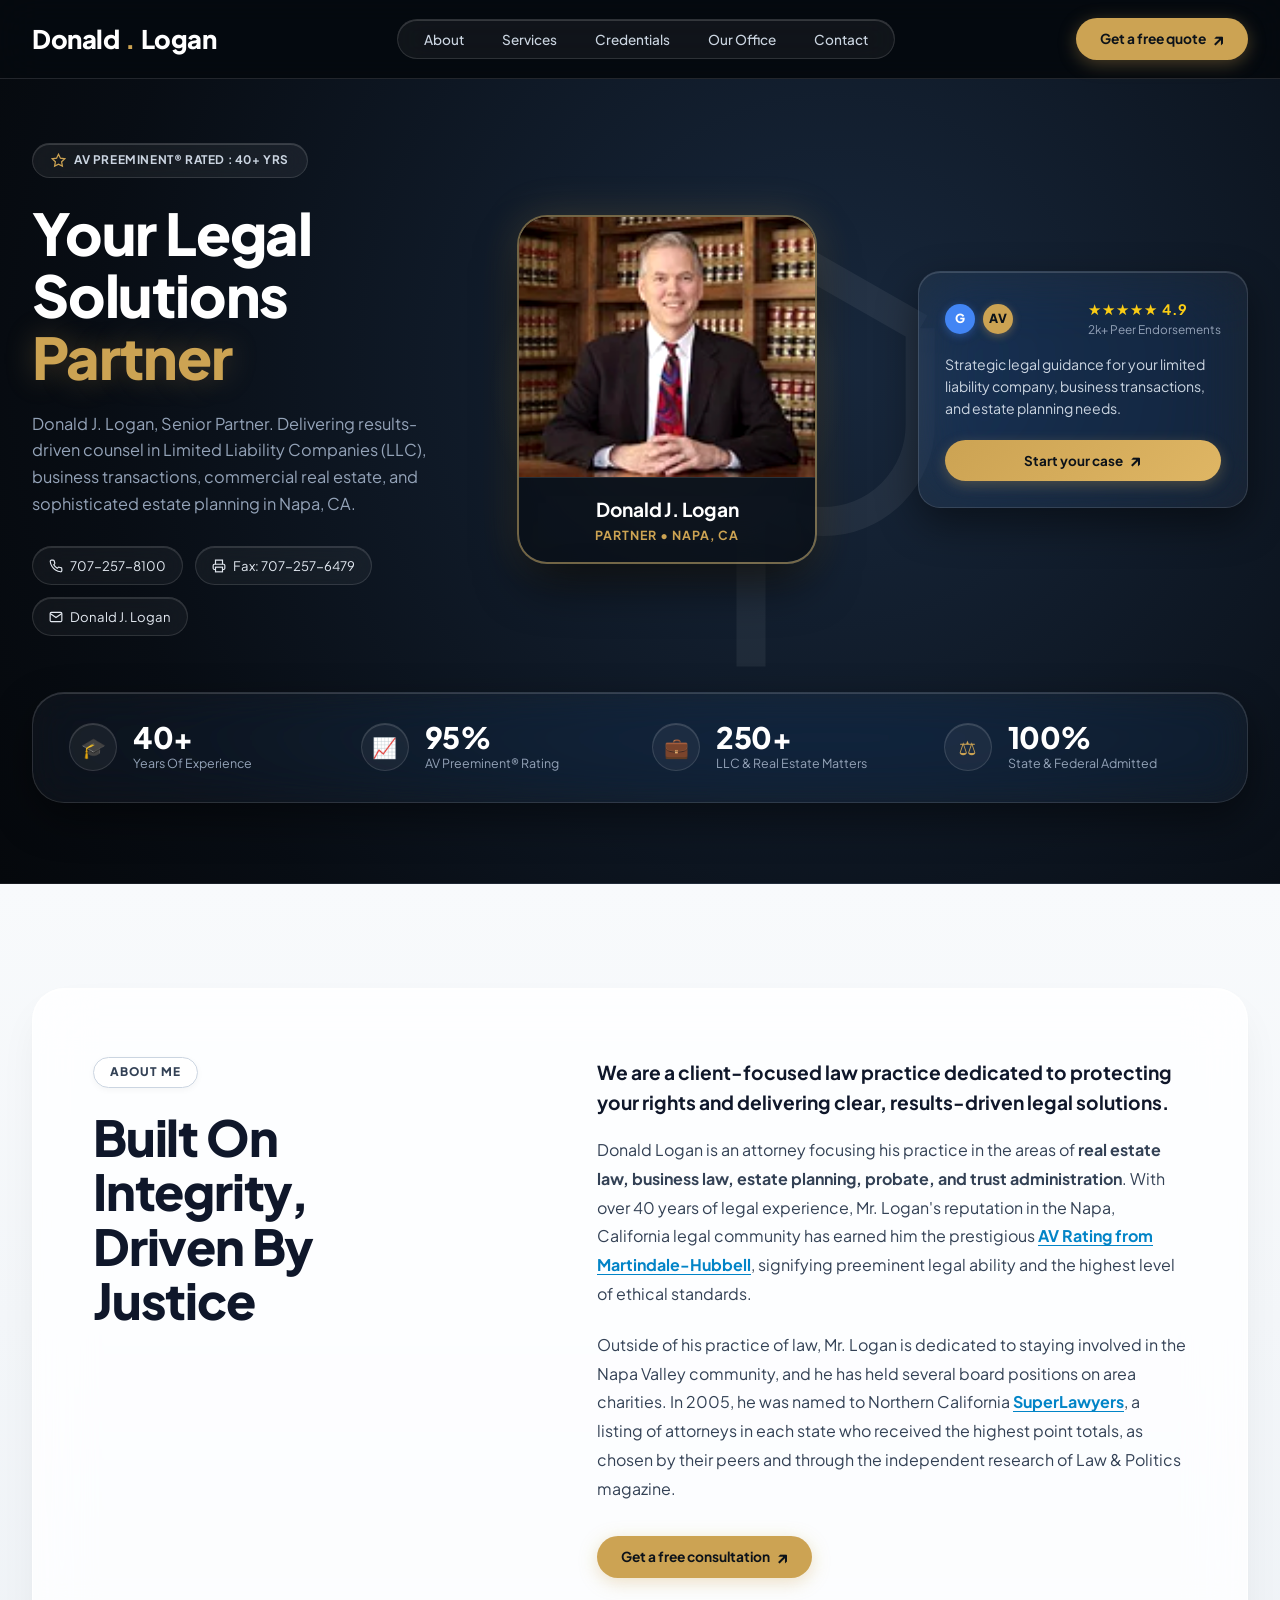
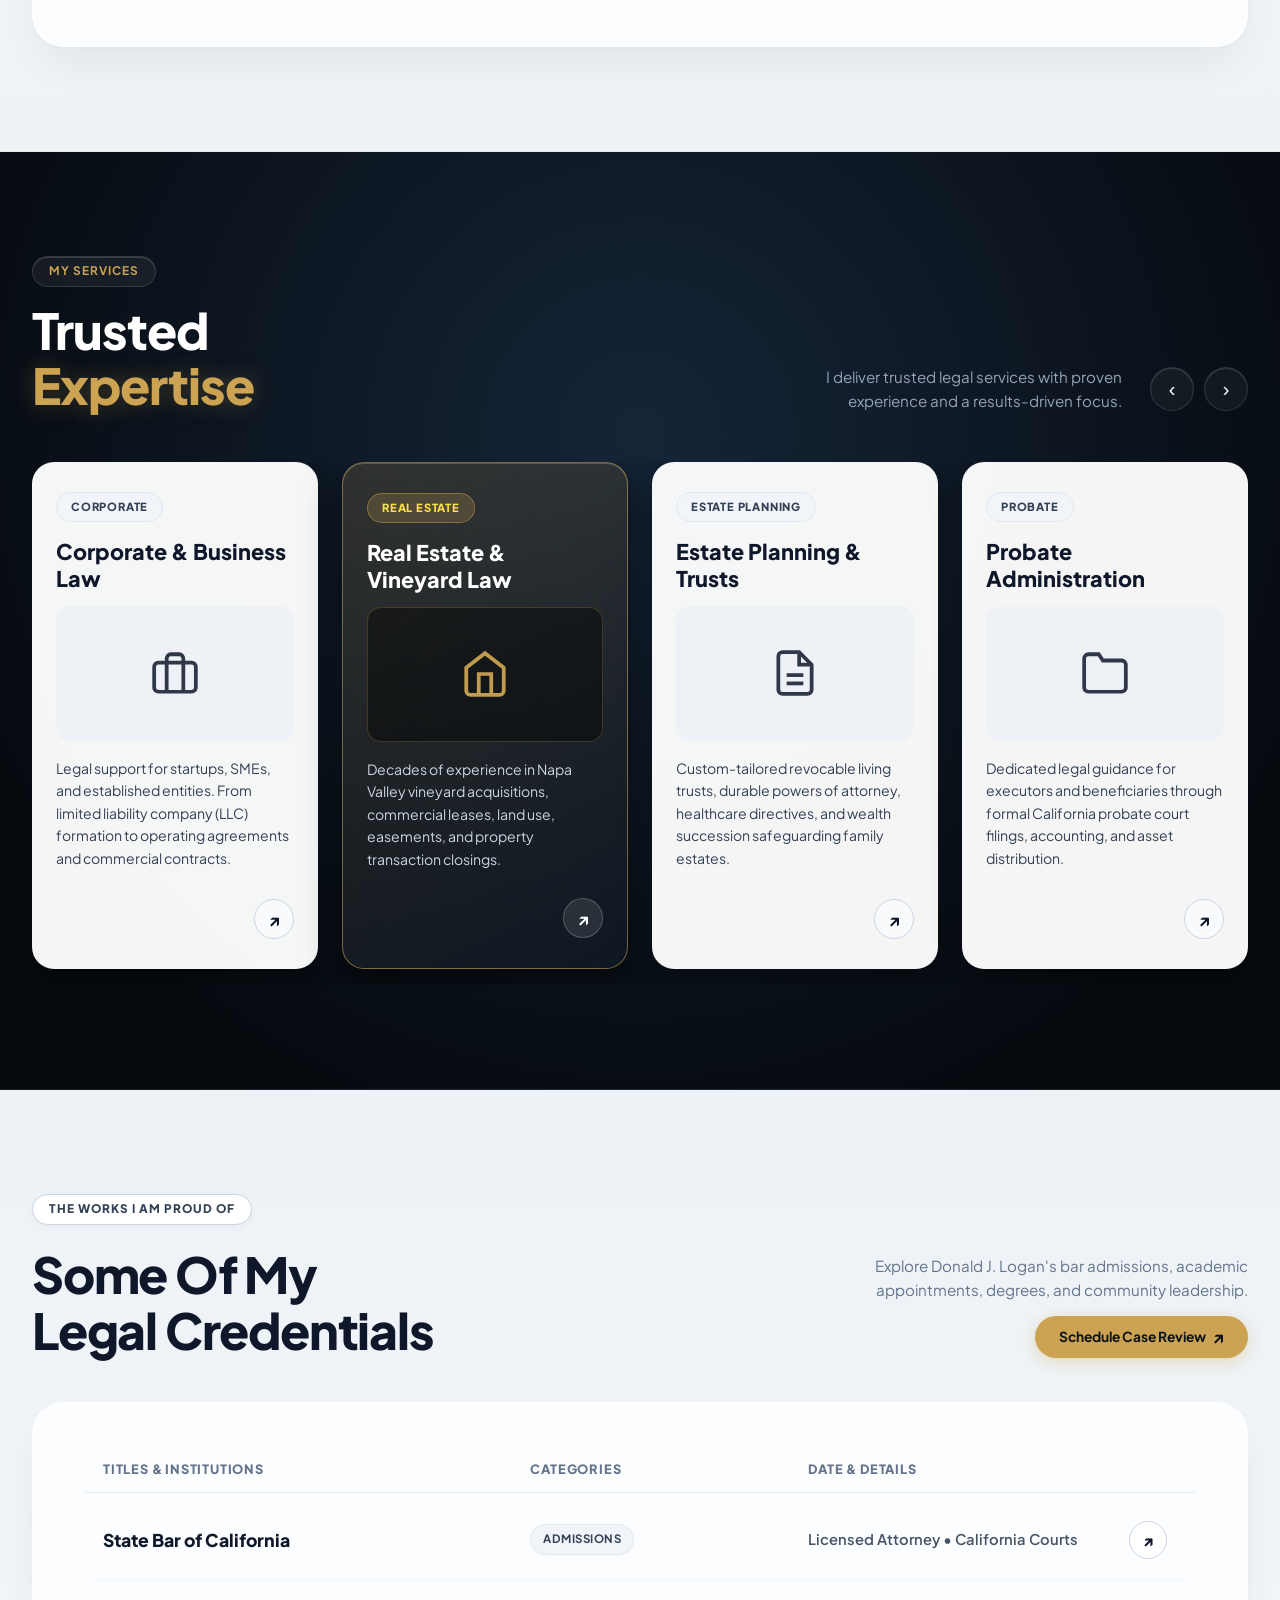
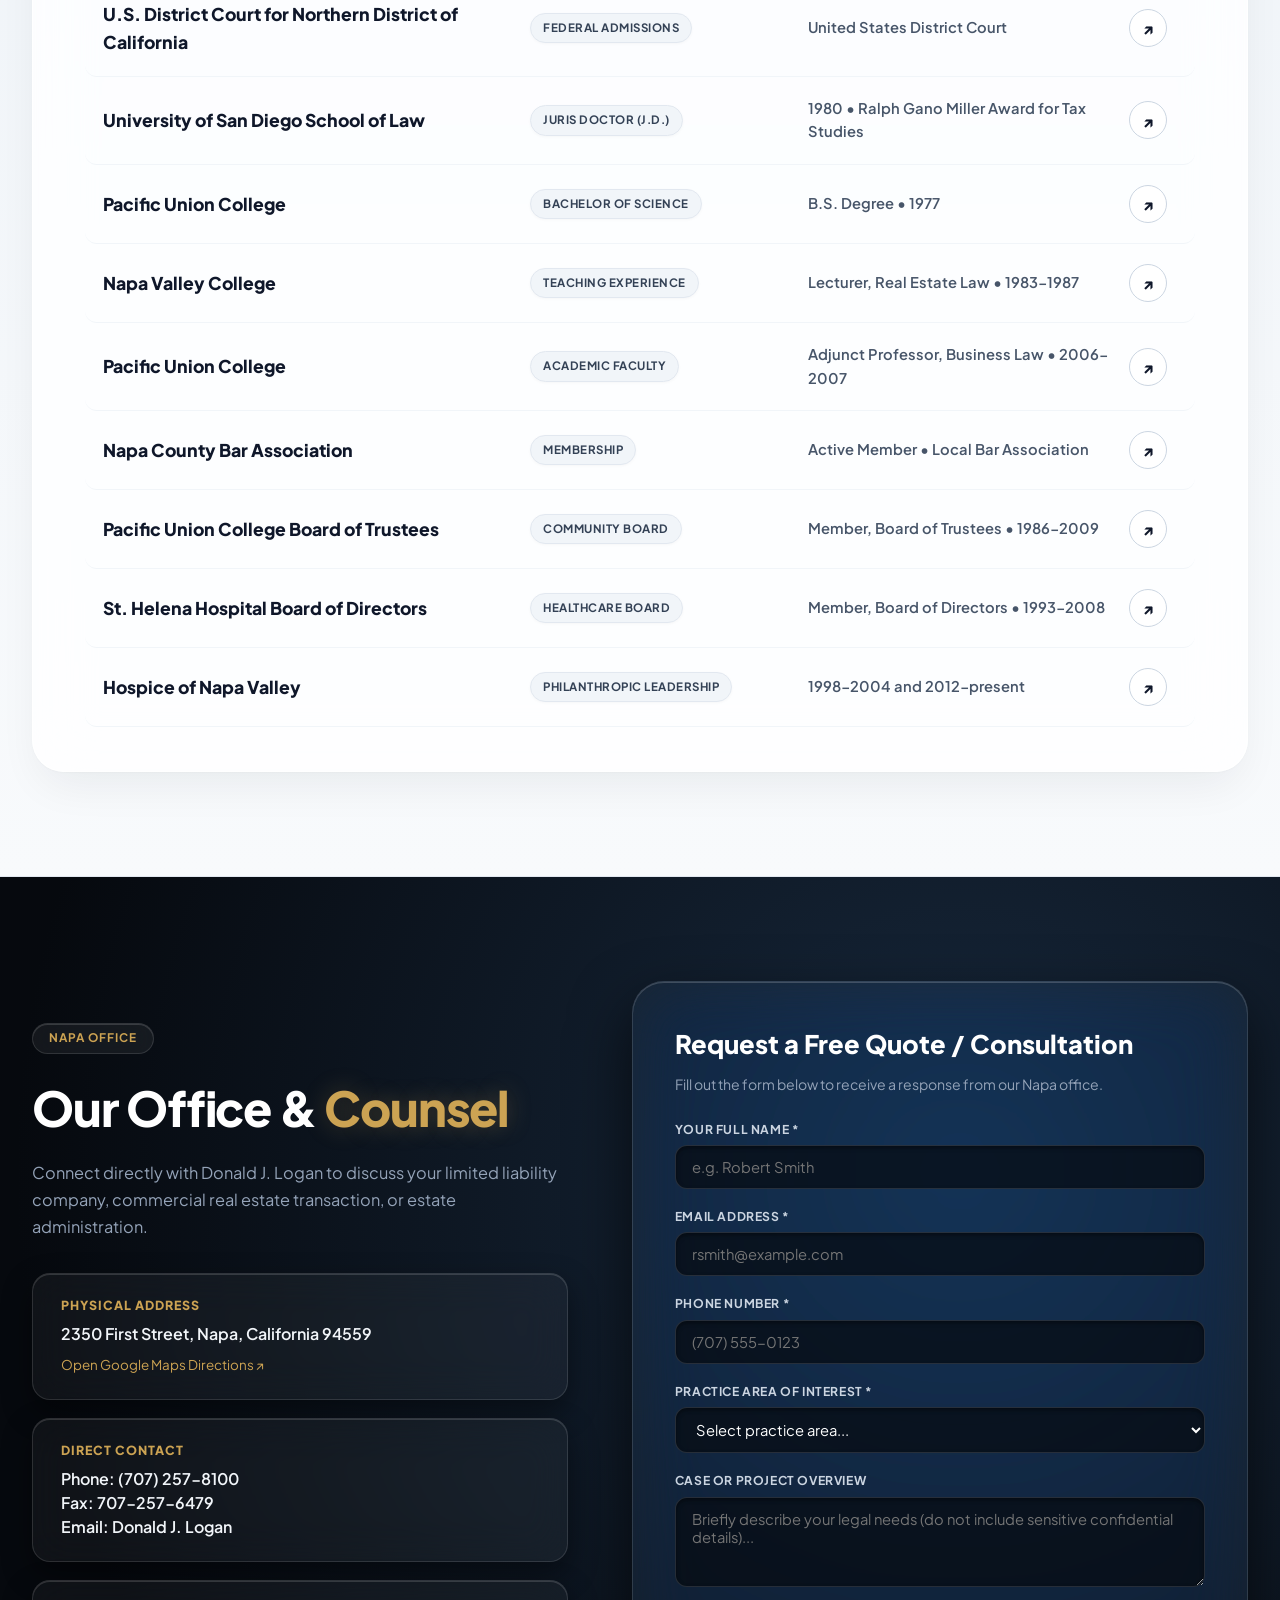
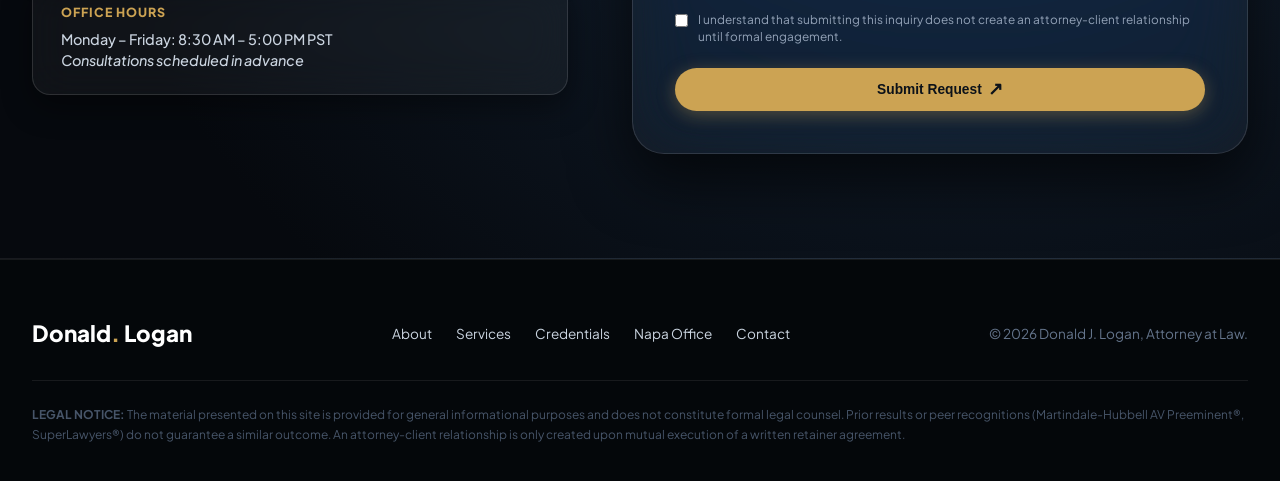
<file: preview.html>
﻿<!DOCTYPE html>
<html lang="en">
<head>
  <meta charset="UTF-8">
  <meta name="viewport" content="width=device-width, initial-scale=1.0">
  <title>Donald J. Logan | Limited Liability & Business Law Practice | Napa, CA</title>
  <meta name="description" content="Donald J. Logan, Partner. AV Preeminent rated attorney in Napa, CA specializing in Limited Liability Companies (LLC), Business Law, Real Estate, Estate Planning, and Probate. Over 40 years of legal experience.">
  <link rel="preconnect" href="https://fonts.googleapis.com">
  <link rel="preconnect" href="https://fonts.gstatic.com" crossorigin>
  <link href="https://fonts.googleapis.com/css2?family=Plus+Jakarta+Sans:wght@300;400;500;600;700;800&display=swap" rel="stylesheet">
  <style>
    :root {
      /* Dark Theme Tokens */
      --bg-dark-base: #060a0f;
      --bg-dark-surface: #0a1118;
      --glass-dark: rgba(255, 255, 255, 0.045);
      --glass-dark-hover: rgba(255, 255, 255, 0.08);
      --border-dark-glass: rgba(255, 255, 255, 0.12);
      --border-dark-subtle: rgba(255, 255, 255, 0.07);
      
      /* Light Theme Tokens (Contrasting Sections) */
      --bg-light-base: #f8fafc;
      --bg-light-surface: #ffffff;
      --glass-light: rgba(255, 255, 255, 0.82);
      --glass-light-hover: rgba(255, 255, 255, 0.95);
      --border-light-glass: rgba(255, 255, 255, 0.9);
      --border-light-subtle: #e2e8f0;
      --shadow-light-glass: 0 20px 45px -10px rgba(15, 23, 42, 0.07), 0 1px 3px rgba(0, 0, 0, 0.03);
      
      /* Shared Accents & Highlights */
      --accent: #cca353;
      --accent-hover: #b88d3e;
      --accent-glow: rgba(204, 163, 83, 0.3);
      --accent-light-tint: rgba(204, 163, 83, 0.12);
      
      /* Typography */
      --text-white: #ffffff;
      --text-slate-light: #cbd5e1;
      --text-slate-muted: #94a3b8;
      
      --text-dark-headings: #0f172a;
      --text-dark-body: #334155;
      --text-dark-muted: #64748b;
      
      /* Metrics */
      --radius-pill: 9999px;
      --radius-container: 32px;
      --radius-card: 22px;
      --font-main: 'Plus Jakarta Sans', system-ui, -apple-system, sans-serif;
    }

    * {
      box-sizing: border-box;
      margin: 0;
      padding: 0;
    }

    html {
      scroll-behavior: smooth;
    }

    body {
      font-family: var(--font-main);
      background-color: var(--bg-dark-base);
      color: var(--text-white);
      line-height: 1.6;
      -webkit-font-smoothing: antialiased;
      overflow-x: hidden;
    }

    /* Full-Width Section Rules */
    .section-full {
      width: 100%;
      position: relative;
      z-index: 1;
    }

    .container-boxed {
      max-width: 1320px;
      margin: 0 auto;
      padding: 0 32px;
    }

    /* Ambient Glow for Dark Sections */
    .ambient-glow {
      position: absolute;
      border-radius: 50%;
      filter: blur(120px);
      pointer-events: none;
      z-index: 0;
      opacity: 0.35;
    }

    /* STICKY FROSTED GLASS NAVBAR */
    .navbar-wrapper {
      position: sticky;
      top: 0;
      width: 100%;
      z-index: 100;
      background: rgba(6, 10, 15, 0.78);
      backdrop-filter: blur(20px) saturate(180%);
      -webkit-backdrop-filter: blur(20px) saturate(180%);
      border-bottom: 1px solid var(--border-dark-glass);
      transition: all 0.3s ease;
    }

    .navbar-inner {
      display: flex;
      justify-content: space-between;
      align-items: center;
      padding: 18px 0;
    }

    .brand-logo {
      font-size: 1.6rem;
      font-weight: 800;
      color: var(--text-white);
      text-decoration: none;
      letter-spacing: -0.5px;
      display: flex;
      align-items: center;
      gap: 6px;
    }

    .brand-logo span {
      color: var(--accent);
    }

    .nav-pill-menu {
      display: flex;
      align-items: center;
      gap: 6px;
      background: rgba(255, 255, 255, 0.05);
      backdrop-filter: blur(16px);
      -webkit-backdrop-filter: blur(16px);
      padding: 6px 10px;
      border-radius: var(--radius-pill);
      border: 1px solid var(--border-dark-glass);
      box-shadow: inset 0 1px 0 rgba(255, 255, 255, 0.15);
      list-style: none;
    }

    .nav-pill-menu a {
      color: var(--text-slate-light);
      text-decoration: none;
      font-size: 0.85rem;
      font-weight: 500;
      padding: 7px 16px;
      border-radius: var(--radius-pill);
      transition: all 0.2s ease;
    }

    .nav-pill-menu a:hover {
      color: var(--text-white);
      background: rgba(255, 255, 255, 0.1);
    }

    .btn-gold-pill {
      background-color: var(--accent);
      color: #0c1219;
      font-weight: 700;
      font-size: 0.86rem;
      text-decoration: none;
      padding: 10px 24px;
      border-radius: var(--radius-pill);
      display: inline-flex;
      align-items: center;
      gap: 6px;
      transition: all 0.2s ease;
      box-shadow: 0 4px 18px rgba(204, 163, 83, 0.35);
      border: none;
      cursor: pointer;
    }

    .btn-gold-pill:hover {
      background-color: var(--accent-hover);
      color: #000;
      transform: translateY(-2px);
      box-shadow: 0 8px 25px rgba(204, 163, 83, 0.5);
    }

    .arrow-icon {
      font-size: 1.1rem;
      line-height: 1;
      font-weight: 700;
    }

    /* ========================================================
       SECTION 1: HERO (DARK CONTRAST SECTION)
       ======================================================== */
    .section-hero {
      background: radial-gradient(circle at 65% 35%, #18283d 0%, #080d14 75%, #05080c 100%);
      padding: 64px 0 80px;
      overflow: hidden;
      border-bottom: 1px solid var(--border-dark-subtle);
    }

    .hero-watermark {
      position: absolute;
      top: 10%;
      left: 36%;
      width: 580px;
      height: 580px;
      opacity: 0.06;
      pointer-events: none;
      z-index: 0;
    }

    .hero-grid {
      display: grid;
      grid-template-columns: 1.15fr 360px 1fr;
      align-items: center;
      gap: 36px;
      position: relative;
      z-index: 2;
      padding-bottom: 56px;
    }

    .hero-badge-pill {
      display: inline-flex;
      align-items: center;
      gap: 8px;
      background: rgba(255, 255, 255, 0.06);
      backdrop-filter: blur(16px);
      -webkit-backdrop-filter: blur(16px);
      border: 1px solid var(--border-dark-glass);
      box-shadow: inset 0 1px 0 rgba(255, 255, 255, 0.15);
      border-radius: var(--radius-pill);
      padding: 7px 18px;
      font-size: 0.74rem;
      font-weight: 700;
      text-transform: uppercase;
      letter-spacing: 0.6px;
      color: var(--text-slate-light);
      margin-bottom: 24px;
    }

    .hero-badge-pill svg {
      color: var(--accent);
    }

    .hero-headline {
      font-size: 3.6rem;
      font-weight: 800;
      line-height: 1.08;
      letter-spacing: -1.2px;
      color: var(--text-white);
      margin-bottom: 22px;
    }

    .hero-headline .text-gold {
      color: var(--accent);
      text-shadow: 0 0 30px rgba(204, 163, 83, 0.3);
    }

    .hero-subtext {
      color: var(--text-slate-muted);
      font-size: 1.02rem;
      line-height: 1.65;
      margin-bottom: 28px;
      max-width: 440px;
    }

    .hero-contact-chips {
      display: flex;
      flex-wrap: wrap;
      gap: 12px;
    }

    .contact-chip {
      display: inline-flex;
      align-items: center;
      gap: 7px;
      background: var(--glass-dark);
      backdrop-filter: blur(16px);
      -webkit-backdrop-filter: blur(16px);
      border: 1px solid var(--border-dark-glass);
      box-shadow: inset 0 1px 0 rgba(255, 255, 255, 0.12);
      border-radius: var(--radius-pill);
      padding: 8px 16px;
      font-size: 0.82rem;
      color: #e2e8f0;
      text-decoration: none;
      transition: all 0.2s;
    }

    .contact-chip:hover {
      border-color: var(--accent);
      color: var(--accent);
      background: rgba(204, 163, 83, 0.12);
      transform: translateY(-1px);
    }

    /* Portrait Glass Card */
    .hero-center {
      display: flex;
      flex-direction: column;
      align-items: center;
      position: relative;
    }

    .portrait-halo {
      position: absolute;
      width: 360px;
      height: 360px;
      background: radial-gradient(circle, rgba(204, 163, 83, 0.28) 0%, rgba(20, 35, 55, 0) 70%);
      top: 50%;
      left: 50%;
      transform: translate(-50%, -50%);
      z-index: 0;
      border-radius: 50%;
      pointer-events: none;
    }

    .portrait-card {
      position: relative;
      z-index: 2;
      width: 300px;
      background: rgba(255, 255, 255, 0.05);
      backdrop-filter: blur(32px) saturate(190%);
      -webkit-backdrop-filter: blur(32px) saturate(190%);
      border: 2px solid rgba(204, 163, 83, 0.5);
      border-radius: 30px;
      overflow: hidden;
      box-shadow: 0 25px 50px -10px rgba(0, 0, 0, 0.75), 0 0 40px rgba(204, 163, 83, 0.2), inset 0 1px 0 rgba(255,255,255,0.2);
      transition: transform 0.3s ease, box-shadow 0.3s ease;
    }

    .portrait-card:hover {
      transform: translateY(-5px);
      box-shadow: 0 30px 60px -10px rgba(0, 0, 0, 0.85), 0 0 50px rgba(204, 163, 83, 0.3);
    }

    .portrait-img-box {
      width: 100%;
      height: 260px;
      overflow: hidden;
      background: #000;
      display: flex;
      align-items: center;
      justify-content: center;
    }

    .portrait-img-box img {
      width: 100%;
      height: 100%;
      object-fit: cover;
      object-position: center top;
      filter: contrast(1.05) brightness(1.02);
    }

    .portrait-info {
      padding: 16px 20px;
      text-align: center;
      background: rgba(8, 14, 22, 0.88);
      backdrop-filter: blur(16px);
      -webkit-backdrop-filter: blur(16px);
      border-top: 1px solid var(--border-dark-glass);
    }

    .portrait-name {
      font-size: 1.2rem;
      font-weight: 700;
      color: var(--text-white);
      letter-spacing: -0.2px;
    }

    .portrait-role {
      font-size: 0.78rem;
      color: var(--accent);
      font-weight: 700;
      text-transform: uppercase;
      letter-spacing: 1px;
      margin-top: 2px;
    }

    /* Floating Glass Review Card */
    .hero-right {
      display: flex;
      justify-content: flex-end;
    }

    .glass-review-card {
      background: rgba(255, 255, 255, 0.05);
      backdrop-filter: blur(32px) saturate(190%);
      -webkit-backdrop-filter: blur(32px) saturate(190%);
      border: 1px solid var(--border-dark-glass);
      box-shadow: 0 16px 40px rgba(0, 0, 0, 0.45), inset 0 1px 0 rgba(255, 255, 255, 0.15);
      border-radius: var(--radius-card);
      padding: 26px;
      max-width: 330px;
      transition: transform 0.25s ease;
    }

    .glass-review-card:hover {
      transform: translateY(-3px);
      border-color: rgba(204, 163, 83, 0.4);
    }

    .review-header {
      display: flex;
      align-items: center;
      justify-content: space-between;
      margin-bottom: 14px;
    }

    .review-logos {
      display: flex;
      align-items: center;
      gap: 8px;
    }

    .review-logo-circle {
      width: 30px;
      height: 30px;
      border-radius: 50%;
      display: flex;
      align-items: center;
      justify-content: center;
      font-size: 0.78rem;
      font-weight: 800;
      color: #fff;
    }

    .logo-google {
      background: #4285f4;
      box-shadow: 0 2px 8px rgba(66, 133, 244, 0.4);
    }

    .logo-av {
      background: var(--accent);
      color: #0c1219;
      box-shadow: 0 2px 8px rgba(204, 163, 83, 0.4);
    }

    .stars {
      color: #facc15;
      font-size: 0.9rem;
      letter-spacing: 1px;
      font-weight: 700;
    }

    .review-count {
      font-size: 0.74rem;
      color: var(--text-slate-muted);
      display: block;
      text-align: right;
    }

    .review-body {
      font-size: 0.88rem;
      color: var(--text-slate-light);
      line-height: 1.55;
      margin-bottom: 20px;
    }

    .btn-start-case {
      width: 100%;
      background: linear-gradient(135deg, var(--accent), #dfb664);
      color: #0c1219;
      font-weight: 700;
      font-size: 0.84rem;
      text-decoration: none;
      padding: 10px 18px;
      border-radius: var(--radius-pill);
      display: inline-flex;
      align-items: center;
      justify-content: center;
      gap: 6px;
      transition: all 0.2s ease;
      box-shadow: 0 4px 14px rgba(204, 163, 83, 0.3);
    }

    .btn-start-case:hover {
      background: var(--accent-hover);
      color: #000;
      transform: translateY(-1px);
    }

    /* Hero Stats Glass Panel */
    .hero-stats-panel {
      background: rgba(255, 255, 255, 0.035);
      backdrop-filter: blur(20px) saturate(180%);
      -webkit-backdrop-filter: blur(20px) saturate(180%);
      border: 1px solid var(--border-dark-glass);
      box-shadow: inset 0 1px 0 rgba(255, 255, 255, 0.15), 0 16px 40px rgba(0, 0, 0, 0.45);
      border-radius: var(--radius-container);
      padding: 28px 36px;
      display: grid;
      grid-template-columns: repeat(4, 1fr);
      gap: 24px;
    }

    .stat-item {
      display: flex;
      align-items: center;
      gap: 16px;
    }

    .stat-icon {
      width: 48px;
      height: 48px;
      border-radius: 50%;
      background: rgba(255, 255, 255, 0.05);
      border: 1px solid var(--border-dark-glass);
      box-shadow: inset 0 1px 0 rgba(255, 255, 255, 0.15);
      display: flex;
      align-items: center;
      justify-content: center;
      color: var(--accent);
      font-size: 1.25rem;
      flex-shrink: 0;
    }

    .stat-text h4 {
      font-size: 1.85rem;
      font-weight: 800;
      color: var(--text-white);
      line-height: 1.1;
      letter-spacing: -0.5px;
    }

    .stat-text p {
      font-size: 0.78rem;
      color: var(--text-slate-muted);
      text-transform: capitalize;
    }

    /* ========================================================
       SECTION 2: ABOUT ME (CRISP LIGHT CONTRAST SECTION)
       ======================================================== */
    .section-about {
      background: linear-gradient(180deg, #f8fafc 0%, #eef2f6 100%);
      color: var(--text-dark-body);
      padding: 104px 0;
      border-bottom: 1px solid #e2e8f0;
      position: relative;
    }

    .about-glass-card {
      background: var(--glass-light);
      backdrop-filter: blur(28px) saturate(180%);
      -webkit-backdrop-filter: blur(28px) saturate(180%);
      border: 1px solid var(--border-light-glass);
      box-shadow: var(--shadow-light-glass), inset 0 1px 0 rgba(255, 255, 255, 0.9);
      border-radius: var(--radius-container);
      padding: 68px 60px;
      display: grid;
      grid-template-columns: 440px 1fr;
      gap: 64px;
      align-items: flex-start;
      position: relative;
      overflow: hidden;
    }

    .pill-tag-light-glass {
      display: inline-block;
      background: #ffffff;
      border: 1px solid #cbd5e1;
      box-shadow: 0 2px 6px rgba(0, 0, 0, 0.04);
      border-radius: var(--radius-pill);
      padding: 5px 16px;
      font-size: 0.74rem;
      font-weight: 800;
      text-transform: uppercase;
      letter-spacing: 1px;
      color: #334155;
      margin-bottom: 22px;
    }

    .about-heading-bold {
      font-size: 3.1rem;
      font-weight: 800;
      color: var(--text-dark-headings);
      line-height: 1.1;
      letter-spacing: -1.2px;
    }

    .about-lead-text {
      font-size: 1.2rem;
      font-weight: 700;
      color: var(--text-dark-headings);
      line-height: 1.6;
      margin-bottom: 18px;
    }

    .about-body-text {
      font-size: 1rem;
      color: var(--text-dark-body);
      line-height: 1.8;
      margin-bottom: 22px;
    }

    .about-body-text a {
      color: #0284c7;
      text-decoration: underline;
      text-underline-offset: 3px;
      font-weight: 700;
      transition: color 0.2s;
    }

    .about-body-text a:hover {
      color: var(--accent-hover);
    }

    /* ========================================================
       SECTION 3: TRUSTED EXPERTISE (DARK CONTRAST SECTION)
       ======================================================== */
    .section-services {
      background: radial-gradient(circle at 50% 30%, #152538 0%, #060a0f 80%);
      color: var(--text-white);
      padding: 104px 0;
      border-bottom: 1px solid var(--border-dark-subtle);
    }

    .pill-tag-dark-glass {
      display: inline-block;
      background: rgba(255, 255, 255, 0.06);
      backdrop-filter: blur(16px);
      -webkit-backdrop-filter: blur(16px);
      border: 1px solid var(--border-dark-glass);
      box-shadow: inset 0 1px 0 rgba(255, 255, 255, 0.15);
      border-radius: var(--radius-pill);
      padding: 5px 16px;
      font-size: 0.74rem;
      font-weight: 700;
      text-transform: uppercase;
      letter-spacing: 1px;
      color: var(--accent);
      margin-bottom: 16px;
    }

    .services-header {
      display: flex;
      justify-content: space-between;
      align-items: flex-end;
      margin-bottom: 48px;
      flex-wrap: wrap;
      gap: 24px;
    }

    .services-headline {
      font-size: 3.1rem;
      font-weight: 800;
      letter-spacing: -1px;
      line-height: 1.12;
      color: var(--text-white);
    }

    .services-headline .text-gold {
      color: var(--accent);
      text-shadow: 0 0 25px rgba(204, 163, 83, 0.3);
    }

    .services-nav-col {
      display: flex;
      align-items: center;
      gap: 28px;
    }

    .services-subtext {
      color: var(--text-slate-muted);
      font-size: 0.95rem;
      max-width: 340px;
      text-align: right;
    }

    .carousel-arrows {
      display: flex;
      gap: 10px;
    }

    .btn-circle-arrow {
      width: 44px;
      height: 44px;
      border-radius: 50%;
      background: var(--glass-dark);
      backdrop-filter: blur(16px);
      -webkit-backdrop-filter: blur(16px);
      border: 1px solid var(--border-dark-glass);
      box-shadow: inset 0 1px 0 rgba(255, 255, 255, 0.15);
      color: #ffffff;
      display: flex;
      align-items: center;
      justify-content: center;
      cursor: pointer;
      font-size: 1.25rem;
      transition: all 0.2s;
    }

    .btn-circle-arrow:hover {
      background: var(--accent);
      color: #0c1219;
      border-color: var(--accent);
      transform: scale(1.05);
    }

    /* Cards Track */
    .services-cards-track {
      display: grid;
      grid-template-columns: repeat(4, 1fr);
      gap: 24px;
      overflow-x: auto;
      scroll-behavior: smooth;
      padding-bottom: 16px;
      scrollbar-width: none;
    }

    .services-cards-track::-webkit-scrollbar {
      display: none;
    }

    /* White High-Contrast Service Card (matching reference) */
    .service-card-contrast-light {
      background: rgba(255, 255, 255, 0.96);
      color: var(--text-dark-headings);
      border-radius: var(--radius-card);
      padding: 30px 24px;
      display: flex;
      flex-direction: column;
      justify-content: space-between;
      min-height: 400px;
      transition: all 0.3s ease;
      box-shadow: 0 10px 30px rgba(0, 0, 0, 0.35);
      position: relative;
    }

    .service-card-contrast-light:hover {
      transform: translateY(-6px);
      box-shadow: 0 20px 45px rgba(0, 0, 0, 0.5);
    }

    .service-card-contrast-light .service-card-tag {
      background: #f1f5f9;
      color: #334155;
      border: 1px solid #e2e8f0;
      border-radius: var(--radius-pill);
      padding: 5px 14px;
      font-size: 0.7rem;
      font-weight: 800;
      text-transform: uppercase;
      letter-spacing: 0.8px;
      display: inline-block;
      margin-bottom: 16px;
    }

    .service-card-contrast-light .service-card-title {
      font-size: 1.35rem;
      font-weight: 800;
      color: var(--text-dark-headings);
      line-height: 1.25;
      margin-bottom: 14px;
    }

    .service-card-contrast-light .service-card-desc {
      font-size: 0.88rem;
      line-height: 1.6;
      color: var(--text-dark-body);
      margin-bottom: 18px;
    }

    .service-card-contrast-light .service-card-img-placeholder {
      width: 100%;
      height: 135px;
      border-radius: 14px;
      margin-bottom: 16px;
      overflow: hidden;
      background: #eef2f6;
      display: flex;
      align-items: center;
      justify-content: center;
    }

    .service-card-contrast-light .service-card-img-placeholder svg {
      width: 50px;
      height: 50px;
      color: var(--text-dark-headings);
      opacity: 0.85;
    }

    .service-card-contrast-light .btn-card-arrow {
      background: #f8fafc;
      border: 1px solid #cbd5e1;
      color: var(--text-dark-headings);
      width: 40px;
      height: 40px;
      border-radius: 50%;
      display: flex;
      align-items: center;
      justify-content: center;
      font-size: 1.1rem;
      font-weight: 700;
      transition: all 0.25s;
      text-decoration: none;
    }

    .service-card-contrast-light .btn-card-arrow:hover {
      background: var(--accent);
      color: #0c1219;
      border-color: var(--accent);
    }

    /* Highlighted Dark Glass Card (Real Estate & Vineyard Law) */
    .service-card-contrast-dark {
      background: linear-gradient(150deg, rgba(204, 163, 83, 0.18) 0%, rgba(15, 24, 36, 0.9) 100%);
      backdrop-filter: blur(20px);
      -webkit-backdrop-filter: blur(20px);
      border: 1.5px solid rgba(204, 163, 83, 0.55);
      border-radius: var(--radius-card);
      padding: 30px 24px;
      display: flex;
      flex-direction: column;
      justify-content: space-between;
      min-height: 400px;
      transition: all 0.3s ease;
      box-shadow: 0 15px 35px rgba(0, 0, 0, 0.5), inset 0 1px 0 rgba(255, 255, 255, 0.2);
      color: var(--text-white);
      position: relative;
    }

    .service-card-contrast-dark:hover {
      transform: translateY(-6px);
      box-shadow: 0 25px 50px rgba(0, 0, 0, 0.65), 0 0 30px rgba(204, 163, 83, 0.2);
    }

    .service-card-contrast-dark .service-card-tag {
      background: rgba(204, 163, 83, 0.22);
      border: 1px solid rgba(204, 163, 83, 0.45);
      color: #fde047;
      border-radius: var(--radius-pill);
      padding: 5px 14px;
      font-size: 0.7rem;
      font-weight: 800;
      text-transform: uppercase;
      letter-spacing: 0.8px;
      display: inline-block;
      margin-bottom: 16px;
    }

    .service-card-contrast-dark .service-card-title {
      font-size: 1.35rem;
      font-weight: 800;
      color: var(--text-white);
      line-height: 1.25;
      margin-bottom: 14px;
    }

    .service-card-contrast-dark .service-card-desc {
      font-size: 0.88rem;
      line-height: 1.6;
      color: var(--text-slate-light);
      margin-bottom: 18px;
    }

    .service-card-contrast-dark .service-card-img-placeholder {
      width: 100%;
      height: 135px;
      border-radius: 14px;
      margin-bottom: 16px;
      overflow: hidden;
      background: rgba(0, 0, 0, 0.4);
      border: 1px solid rgba(204, 163, 83, 0.25);
      display: flex;
      align-items: center;
      justify-content: center;
    }

    .service-card-contrast-dark .service-card-img-placeholder svg {
      width: 50px;
      height: 50px;
      color: var(--accent);
      opacity: 0.95;
    }

    .service-card-contrast-dark .btn-card-arrow {
      background: rgba(255, 255, 255, 0.1);
      border: 1px solid rgba(255, 255, 255, 0.2);
      color: #ffffff;
      width: 40px;
      height: 40px;
      border-radius: 50%;
      display: flex;
      align-items: center;
      justify-content: center;
      font-size: 1.1rem;
      font-weight: 700;
      transition: all 0.25s;
      text-decoration: none;
    }

    .service-card-contrast-dark .btn-card-arrow:hover {
      background: var(--accent);
      color: #0c1219;
      border-color: var(--accent);
    }

    /* ========================================================
       SECTION 4: CREDENTIALS (LIGHT CONTRAST SECTION)
       ======================================================== */
    .section-works {
      background: linear-gradient(180deg, #edf2f7 0%, #f8fafc 100%);
      color: var(--text-dark-body);
      padding: 104px 0;
      border-bottom: 1px solid #e2e8f0;
      position: relative;
    }

    .works-header {
      display: flex;
      justify-content: space-between;
      align-items: flex-end;
      margin-bottom: 44px;
      flex-wrap: wrap;
      gap: 20px;
    }

    .works-headline {
      font-size: 3.1rem;
      font-weight: 800;
      letter-spacing: -1.2px;
      color: var(--text-dark-headings);
      line-height: 1.12;
    }

    .works-subtext {
      color: var(--text-dark-muted);
      font-size: 0.95rem;
      max-width: 380px;
      text-align: right;
    }

    .works-glass-card {
      background: var(--glass-light);
      backdrop-filter: blur(28px) saturate(180%);
      -webkit-backdrop-filter: blur(28px) saturate(180%);
      border: 1px solid var(--border-light-glass);
      box-shadow: var(--shadow-light-glass), inset 0 1px 0 rgba(255, 255, 255, 0.9);
      border-radius: var(--radius-container);
      padding: 44px 52px;
    }

    .table-headings-row {
      display: grid;
      grid-template-columns: 2fr 1.3fr 1.5fr 48px;
      padding: 12px 18px;
      font-size: 0.8rem;
      font-weight: 800;
      text-transform: uppercase;
      letter-spacing: 0.8px;
      color: var(--text-dark-muted);
      border-bottom: 1px solid #e2e8f0;
      margin-bottom: 8px;
    }

    .work-item-row {
      display: grid;
      grid-template-columns: 2fr 1.3fr 1.5fr 48px;
      align-items: center;
      padding: 20px 18px;
      border-bottom: 1px solid #f1f5f9;
      border-radius: 12px;
      transition: all 0.25s ease;
    }

    .work-item-row:hover {
      background: #ffffff;
      box-shadow: 0 4px 18px rgba(15, 23, 42, 0.06);
      transform: translateX(6px);
    }

    .work-title {
      font-size: 1.1rem;
      font-weight: 800;
      color: var(--text-dark-headings);
    }

    .work-category-pill {
      display: inline-block;
      background: #f1f5f9;
      border: 1px solid #e2e8f0;
      box-shadow: 0 1px 3px rgba(0, 0, 0, 0.03);
      border-radius: var(--radius-pill);
      padding: 5px 12px;
      font-size: 0.72rem;
      font-weight: 700;
      color: #334155;
      text-transform: uppercase;
      letter-spacing: 0.5px;
      width: fit-content;
    }

    .work-date {
      font-size: 0.92rem;
      font-weight: 600;
      color: #475569;
    }

    .work-action-btn {
      width: 38px;
      height: 38px;
      border-radius: 50%;
      background: #ffffff;
      border: 1px solid #cbd5e1;
      display: flex;
      align-items: center;
      justify-content: center;
      color: var(--text-dark-headings);
      text-decoration: none;
      font-weight: 800;
      font-size: 1rem;
      transition: all 0.2s;
    }

    .work-item-row:hover .work-action-btn {
      background: var(--accent);
      color: #0c1219;
      border-color: var(--accent);
      transform: scale(1.08);
    }

    /* ========================================================
       SECTION 5: OFFICE & CASE CONSULTATION (DARK CONTRAST)
       ======================================================== */
    .section-contact {
      background: radial-gradient(circle at 75% 30%, #17283c 0%, #06090e 80%);
      color: var(--text-white);
      padding: 104px 0;
      border-bottom: 1px solid var(--border-dark-subtle);
    }

    .contact-glass-container {
      display: grid;
      grid-template-columns: 1fr 1.15fr;
      gap: 64px;
      align-items: center;
    }

    .contact-info-col h3 {
      font-size: 3rem;
      font-weight: 800;
      letter-spacing: -1.2px;
      margin-bottom: 14px;
      color: var(--text-white);
    }

    .contact-info-col h3 .text-gold {
      color: var(--accent);
      text-shadow: 0 0 25px rgba(204, 163, 83, 0.3);
    }

    .contact-info-col p.lead-desc {
      color: var(--text-slate-muted);
      font-size: 1.02rem;
      margin-bottom: 32px;
      line-height: 1.65;
    }

    .office-glass-box {
      background: rgba(255, 255, 255, 0.045);
      backdrop-filter: blur(20px);
      -webkit-backdrop-filter: blur(20px);
      border: 1px solid var(--border-dark-glass);
      box-shadow: inset 0 1px 0 rgba(255, 255, 255, 0.15), 0 12px 30px rgba(0, 0, 0, 0.4);
      border-radius: 18px;
      padding: 22px 28px;
      margin-bottom: 18px;
      transition: transform 0.2s ease, border-color 0.2s ease;
    }

    .office-glass-box:hover {
      transform: translateX(4px);
      border-color: rgba(204, 163, 83, 0.45);
    }

    .office-glass-box h5 {
      font-size: 0.78rem;
      text-transform: uppercase;
      letter-spacing: 1px;
      color: var(--accent);
      font-weight: 800;
      margin-bottom: 6px;
    }

    .office-glass-box p {
      color: #f1f5f9;
      font-size: 1rem;
      font-weight: 600;
      margin-bottom: 0;
      line-height: 1.5;
    }

    .office-glass-box a {
      color: #f1f5f9;
      text-decoration: none;
      transition: color 0.2s;
    }

    .office-glass-box a:hover {
      color: var(--accent);
    }

    /* Form Glass Card */
    .form-glass-card {
      background: rgba(255, 255, 255, 0.045);
      backdrop-filter: blur(32px) saturate(190%);
      -webkit-backdrop-filter: blur(32px) saturate(190%);
      border: 1px solid var(--border-dark-glass);
      box-shadow: 0 25px 60px rgba(0, 0, 0, 0.65), inset 0 1px 0 rgba(255, 255, 255, 0.18);
      border-radius: var(--radius-container);
      padding: 42px;
    }

    .form-glass-card h4 {
      font-size: 1.6rem;
      font-weight: 800;
      margin-bottom: 8px;
      color: var(--text-white);
    }

    .form-glass-card p {
      font-size: 0.88rem;
      color: var(--text-slate-muted);
      margin-bottom: 24px;
    }

    .form-group-modern {
      margin-bottom: 18px;
    }

    .form-group-modern label {
      display: block;
      font-size: 0.76rem;
      font-weight: 700;
      text-transform: uppercase;
      letter-spacing: 0.6px;
      color: #cbd5e1;
      margin-bottom: 6px;
    }

    .input-glass {
      width: 100%;
      background: rgba(6, 10, 16, 0.7);
      border: 1px solid var(--border-dark-glass);
      box-shadow: inset 0 2px 4px rgba(0,0,0,0.4);
      border-radius: 12px;
      padding: 12px 16px;
      color: #ffffff;
      font-family: inherit;
      font-size: 0.92rem;
      transition: all 0.25s;
    }

    .input-glass:focus {
      outline: none;
      border-color: var(--accent);
      background: rgba(6, 10, 16, 0.9);
      box-shadow: 0 0 0 3px rgba(204, 163, 83, 0.25);
    }

    textarea.input-glass {
      resize: vertical;
      min-height: 90px;
    }

    .disclaimer-row {
      display: flex;
      gap: 10px;
      align-items: flex-start;
      margin-bottom: 22px;
      font-size: 0.74rem;
      color: var(--text-slate-muted);
      line-height: 1.45;
    }

    .disclaimer-row input {
      margin-top: 3px;
    }

    /* ========================================================
       FOOTER (DARK FULL WIDTH)
       ======================================================== */
    .site-footer {
      width: 100%;
      background: #04070a;
      border-top: 1px solid var(--border-dark-subtle);
      padding: 56px 0 36px;
      color: #64748b;
      font-size: 0.85rem;
      position: relative;
      z-index: 2;
    }

    .footer-flex {
      display: flex;
      justify-content: space-between;
      align-items: center;
      flex-wrap: wrap;
      gap: 20px;
      padding-bottom: 28px;
      border-bottom: 1px solid rgba(255, 255, 255, 0.08);
      margin-bottom: 24px;
    }

    .footer-logo {
      font-size: 1.4rem;
      font-weight: 800;
      color: #ffffff;
      text-decoration: none;
    }

    .footer-logo span {
      color: var(--accent);
    }

    .footer-links {
      display: flex;
      gap: 24px;
      list-style: none;
    }

    .footer-links a {
      color: var(--text-slate-light);
      text-decoration: none;
      transition: color 0.2s;
    }

    .footer-links a:hover {
      color: var(--accent);
    }

    .footer-disclaimer-text {
      font-size: 0.75rem;
      line-height: 1.65;
      color: #475569;
    }

    /* Toast Notification */
    .toast-pill {
      position: fixed;
      bottom: 28px;
      right: 28px;
      background: rgba(15, 35, 28, 0.95);
      backdrop-filter: blur(20px);
      -webkit-backdrop-filter: blur(20px);
      border: 1px solid #10b981;
      color: #ecfdf5;
      padding: 16px 26px;
      border-radius: var(--radius-pill);
      box-shadow: 0 20px 40px rgba(0,0,0,0.6), inset 0 1px 0 rgba(255, 255, 255, 0.2);
      display: none;
      align-items: center;
      gap: 12px;
      z-index: 1000;
      font-size: 0.92rem;
      font-weight: 700;
    }

    /* Responsive */
    @media (max-width: 1120px) {
      .hero-grid {
        grid-template-columns: 1fr;
        text-align: center;
        gap: 40px;
      }
      .hero-headline {
        font-size: 3rem;
      }
      .hero-subtext {
        margin: 0 auto 24px;
      }
      .hero-contact-chips {
        justify-content: center;
      }
      .hero-right {
        justify-content: center;
      }
      .hero-stats-panel {
        grid-template-columns: repeat(2, 1fr);
      }
      .about-glass-card {
        grid-template-columns: 1fr;
        gap: 36px;
        padding: 44px 32px;
      }
      .services-cards-track {
        grid-template-columns: repeat(2, 1fr);
      }
      .table-headings-row, .work-item-row {
        grid-template-columns: 2fr 1fr 1fr 36px;
      }
      .contact-glass-container {
        grid-template-columns: 1fr;
        gap: 48px;
      }
    }

    @media (max-width: 768px) {
      .container-boxed {
        padding: 0 20px;
      }
      .nav-pill-menu {
        display: none;
      }
      .hero-stats-panel {
        grid-template-columns: 1fr;
      }
      .services-cards-track {
        grid-template-columns: 1fr;
      }
      .table-headings-row {
        display: none;
      }
      .work-item-row {
        grid-template-columns: 1fr;
        gap: 10px;
        padding: 18px 12px;
      }
      .works-glass-card {
        padding: 24px 18px;
      }
      .works-header, .services-header {
        flex-direction: column;
        align-items: flex-start;
      }
      .works-subtext, .services-subtext {
        text-align: left;
      }
      .form-glass-card {
        padding: 26px 20px;
      }
    }
  </style>
</head>
<body>

  <!-- STICKY FROSTED GLASS NAVIGATION -->
  <header class="navbar-wrapper">
    <div class="container-boxed">
      <div class="navbar-inner">
        <a href="#home" class="brand-logo">
          Donald<span>.</span> Logan
        </a>

        <!-- Translucent Pill Nav Menu -->
        <ul class="nav-pill-menu">
          <li><a href="#about">About</a></li>
          <li><a href="#services">Services</a></li>
          <li><a href="#credentials">Credentials</a></li>
          <li><a href="#office">Our Office</a></li>
          <li><a href="#contact">Contact</a></li>
        </ul>

        <!-- Action Button -->
        <a href="#contact" class="btn-gold-pill">
          Get a free quote <span class="arrow-icon">↗</span>
        </a>
      </div>
    </div>
  </header>

  <!-- ========================================================
       SECTION 1: HERO (DARK CONTRAST SECTION)
       ======================================================== -->
  <section class="section-full section-hero" id="home">
    <svg class="hero-watermark" viewBox="0 0 24 24" fill="none" stroke="currentColor" stroke-width="1.2">
      <path d="M12 3v18M5 7l7-4 7 4M5 7v4a4 4 0 0 0 8 0V7M19 7v4a4 4 0 0 1-8 0V7"></path>
    </svg>

    <div class="container-boxed">
      <div class="hero-grid">
        
        <!-- Left: Headline & Tags -->
        <div class="hero-left">
          <div class="hero-badge-pill">
            <svg width="15" height="15" viewBox="0 0 24 24" fill="none" stroke="currentColor" stroke-width="2"><path d="M12 2l3.09 6.26L22 9.27l-5 4.87 1.18 6.88L12 17.77l-6.18 3.25L7 14.14 2 9.27l6.91-1.01L12 2z"/></svg>
            AV PREEMINENT® RATED : 40+ YRS
          </div>

          <h1 class="hero-headline">
            Your Legal Solutions<br>
            <span class="text-gold">Partner</span>
          </h1>

          <p class="hero-subtext">
            Donald J. Logan, Senior Partner. Delivering results-driven counsel in Limited Liability Companies (LLC), business transactions, commercial real estate, and sophisticated estate planning in Napa, CA.
          </p>

          <div class="hero-contact-chips">
            <a href="tel:7072578100" class="contact-chip">
              <svg width="14" height="14" viewBox="0 0 24 24" fill="none" stroke="currentColor" stroke-width="2"><path d="M22 16.92v3a2 2 0 0 1-2.18 2 19.79 19.79 0 0 1-8.63-3.07 19.5 19.5 0 0 1-6-6 19.79 19.79 0 0 1-3.07-8.67A2 2 0 0 1 4.11 2h3a2 2 0 0 1 2 1.72 12.84 12.84 0 0 0 .7 2.81 2 2 0 0 1-.45 2.11L8.09 9.91a16 16 0 0 0 6 6l1.27-1.27a2 2 0 0 1 2.11-.45 12.84 12.84 0 0 0 2.81.7A2 2 0 0 1 22 16.92z"></path></svg>
              707-257-8100
            </a>
            <span class="contact-chip">
              <svg width="14" height="14" viewBox="0 0 24 24" fill="none" stroke="currentColor" stroke-width="2"><polyline points="6 9 6 2 18 2 18 9"></polyline><path d="M6 18H4a2 2 0 0 1-2-2v-5a2 2 0 0 1 2-2h16a2 2 0 0 1 2 2v5a2 2 0 0 1-2 2h-2"></path><rect x="6" y="14" width="12" height="8"></rect></svg>
              Fax: 707-257-6479
            </span>
            <a href="mailto:dlogan@napacounsel.com?subject=Legal%20Consultation%20Inquiry" class="contact-chip">
              <svg width="14" height="14" viewBox="0 0 24 24" fill="none" stroke="currentColor" stroke-width="2"><path d="M4 4h16c1.1 0 2 .9 2 2v12c0 1.1-.9 2-2 2H4c-1.1 0-2-.9-2-2V6c0-1.1.9-2 2-2z"></path><polyline points="22,6 12,13 2,6"></polyline></svg>
              Donald J. Logan
            </a>
          </div>
        </div>

        <!-- Center: Portrait with Halo & Glass Frame -->
        <div class="hero-center">
          <div class="portrait-halo"></div>
          <div class="portrait-card">
            <div class="portrait-img-box">
              <img src="[data-uri]" alt="Donald J. Logan - Partner" />
            </div>
            <div class="portrait-info">
              <div class="portrait-name">Donald J. Logan</div>
              <div class="portrait-role">Partner &bull; Napa, CA</div>
            </div>
          </div>
        </div>

        <!-- Right: Glass Review Card -->
        <div class="hero-right">
          <div class="glass-review-card">
            <div class="review-header">
              <div class="review-logos">
                <div class="review-logo-circle logo-google">G</div>
                <div class="review-logo-circle logo-av">AV</div>
              </div>
              <div class="review-rating">
                <div class="stars">★★★★★ 4.9</div>
                <span class="review-count">2k+ Peer Endorsements</span>
              </div>
            </div>
            <p class="review-body">
              Strategic legal guidance for your limited liability company, business transactions, and estate planning needs.
            </p>
            <a href="#contact" class="btn-start-case">
              Start your case <span class="arrow-icon">↗</span>
            </a>
          </div>
        </div>

      </div>

      <!-- Integrated Glass Stats Panel -->
      <div class="hero-stats-panel">
        <div class="stat-item">
          <div class="stat-icon">🎓</div>
          <div class="stat-text">
            <h4>40+</h4>
            <p>Years of Experience</p>
          </div>
        </div>

        <div class="stat-item">
          <div class="stat-icon">📈</div>
          <div class="stat-text">
            <h4>95%</h4>
            <p>AV Preeminent® Rating</p>
          </div>
        </div>

        <div class="stat-item">
          <div class="stat-icon">💼</div>
          <div class="stat-text">
            <h4>250+</h4>
            <p>LLC & Real Estate Matters</p>
          </div>
        </div>

        <div class="stat-item">
          <div class="stat-icon">⚖️</div>
          <div class="stat-text">
            <h4>100%</h4>
            <p>State & Federal Admitted</p>
          </div>
        </div>
      </div>
    </div>
  </section>

  <!-- ========================================================
       SECTION 2: ABOUT ME (CRISP LIGHT CONTRAST SECTION)
       ======================================================== -->
  <section class="section-full section-about" id="about">
    <div class="container-boxed">
      <div class="about-glass-card">
        <div>
          <span class="pill-tag-light-glass">ABOUT ME</span>
          <h2 class="about-heading-bold">
            Built On<br>
            Integrity,<br>
            Driven By<br>
            Justice
          </h2>
        </div>

        <div>
          <p class="about-lead-text">
            We are a client-focused law practice dedicated to protecting your rights and delivering clear, results-driven legal solutions.
          </p>
          <p class="about-body-text">
            Donald Logan is an attorney focusing his practice in the areas of <strong>real estate law, business law, estate planning, probate, and trust administration</strong>. With over 40 years of legal experience, Mr. Logan's reputation in the Napa, California legal community has earned him the prestigious <a href="https://www.martindale.com" target="_blank" rel="noopener">AV Rating from Martindale-Hubbell</a>, signifying preeminent legal ability and the highest level of ethical standards.
          </p>
          <p class="about-body-text">
            Outside of his practice of law, Mr. Logan is dedicated to staying involved in the Napa Valley community, and he has held several board positions on area charities. In 2005, he was named to Northern California <a href="https://www.superlawyers.com" target="_blank" rel="noopener">SuperLawyers</a>, a listing of attorneys in each state who received the highest point totals, as chosen by their peers and through the independent research of Law & Politics magazine.
          </p>
          
          <a href="#contact" class="btn-gold-pill" style="margin-top: 10px;">
            Get a free consultation <span class="arrow-icon">↗</span>
          </a>
        </div>
      </div>
    </div>
  </section>

  <!-- ========================================================
       SECTION 3: TRUSTED EXPERTISE (DARK CONTRAST SECTION)
       ======================================================== -->
  <section class="section-full section-services" id="services">
    <div class="container-boxed">
      <div class="services-header">
        <div>
          <span class="pill-tag-dark-glass">MY SERVICES</span>
          <h2 class="services-headline">
            Trusted<br>
            <span class="text-gold">Expertise</span>
          </h2>
        </div>

        <div class="services-nav-col">
          <p class="services-subtext">
            I deliver trusted legal services with proven experience and a results-driven focus.
          </p>
          <div class="carousel-arrows">
            <button class="btn-circle-arrow" onclick="scrollCarousel(-1)" aria-label="Previous service">‹</button>
            <button class="btn-circle-arrow" onclick="scrollCarousel(1)" aria-label="Next service">›</button>
          </div>
        </div>
      </div>

      <!-- Glass & Contrast Cards Track -->
      <div class="services-cards-track" id="servicesTrack">
        
        <!-- Card 1: Corporate & Business Law (Contrasting White Card) -->
        <div class="service-card-contrast-light">
          <div>
            <span class="service-card-tag">CORPORATE</span>
            <h3 class="service-card-title">Corporate &amp; Business Law</h3>
            <div class="service-card-img-placeholder">
              <svg viewBox="0 0 24 24" fill="none" stroke="currentColor" stroke-width="1.8">
                <rect x="2" y="7" width="20" height="14" rx="2" ry="2"></rect>
                <path d="M16 21V5a2 2 0 0 0-2-2h-4a2 2 0 0 0-2 2v16"></path>
              </svg>
            </div>
            <p class="service-card-desc">
              Legal support for startups, SMEs, and established entities. From limited liability company (LLC) formation to operating agreements and commercial contracts.
            </p>
          </div>
          <div style="display: flex; justify-content: flex-end; padding-top: 10px;">
            <a href="#contact" class="btn-card-arrow" title="Inquire about Business Law">↗</a>
          </div>
        </div>

        <!-- Card 2: Real Estate Law (Contrasting Highlighted Dark Card) -->
        <div class="service-card-contrast-dark">
          <div>
            <span class="service-card-tag">REAL ESTATE</span>
            <h3 class="service-card-title">Real Estate &amp; Vineyard Law</h3>
            <div class="service-card-img-placeholder">
              <svg viewBox="0 0 24 24" fill="none" stroke="currentColor" stroke-width="1.8">
                <path d="M3 9l9-7 9 7v11a2 2 0 0 1-2 2H5a2 2 0 0 1-2-2z"></path>
                <polyline points="9 22 9 12 15 12 15 22"></polyline>
              </svg>
            </div>
            <p class="service-card-desc">
              Decades of experience in Napa Valley vineyard acquisitions, commercial leases, land use, easements, and property transaction closings.
            </p>
          </div>
          <div style="display: flex; justify-content: flex-end; padding-top: 10px;">
            <a href="#contact" class="btn-card-arrow" title="Inquire about Real Estate">↗</a>
          </div>
        </div>

        <!-- Card 3: Estate Planning & Trusts (Contrasting White Card) -->
        <div class="service-card-contrast-light">
          <div>
            <span class="service-card-tag">ESTATE PLANNING</span>
            <h3 class="service-card-title">Estate Planning &amp; Trusts</h3>
            <div class="service-card-img-placeholder">
              <svg viewBox="0 0 24 24" fill="none" stroke="currentColor" stroke-width="1.8">
                <path d="M14 2H6a2 2 0 0 0-2 2v16a2 2 0 0 0 2 2h12a2 2 0 0 0 2-2V8z"></path>
                <polyline points="14 2 14 8 20 8"></polyline>
                <line x1="16" y1="13" x2="8" y2="13"></line>
                <line x1="16" y1="17" x2="8" y2="17"></line>
              </svg>
            </div>
            <p class="service-card-desc">
              Custom-tailored revocable living trusts, durable powers of attorney, healthcare directives, and wealth succession safeguarding family estates.
            </p>
          </div>
          <div style="display: flex; justify-content: flex-end; padding-top: 10px;">
            <a href="#contact" class="btn-card-arrow" title="Inquire about Estate Planning">↗</a>
          </div>
        </div>

        <!-- Card 4: Probate Administration (Contrasting White Card) -->
        <div class="service-card-contrast-light">
          <div>
            <span class="service-card-tag">PROBATE</span>
            <h3 class="service-card-title">Probate Administration</h3>
            <div class="service-card-img-placeholder">
              <svg viewBox="0 0 24 24" fill="none" stroke="currentColor" stroke-width="1.8">
                <path d="M22 19a2 2 0 0 1-2 2H4a2 2 0 0 1-2-2V5a2 2 0 0 1 2-2h5l2 3h9a2 2 0 0 1 2 2z"></path>
              </svg>
            </div>
            <p class="service-card-desc">
              Dedicated legal guidance for executors and beneficiaries through formal California probate court filings, accounting, and asset distribution.
            </p>
          </div>
          <div style="display: flex; justify-content: flex-end; padding-top: 10px;">
            <a href="#contact" class="btn-card-arrow" title="Inquire about Probate">↗</a>
          </div>
        </div>

      </div>
    </div>
  </section>

  <!-- ========================================================
       SECTION 4: CREDENTIALS (LIGHT CONTRAST SECTION)
       ======================================================== -->
  <section class="section-full section-works" id="credentials">
    <div class="container-boxed">
      <div class="works-header">
        <div>
          <span class="pill-tag-light-glass">THE WORKS I AM PROUD OF</span>
          <h2 class="works-headline">Some Of My<br>Legal Credentials</h2>
        </div>
        <div>
          <p class="works-subtext">
            Explore Donald J. Logan's bar admissions, academic appointments, degrees, and community leadership.
          </p>
          <a href="#contact" class="btn-gold-pill" style="margin-top: 14px; float: right;">
            Schedule Case Review <span class="arrow-icon">↗</span>
          </a>
        </div>
      </div>

      <!-- Glass Table Card on Light Background -->
      <div class="works-glass-card">
        <div class="table-headings-row">
          <span>Titles &amp; Institutions</span>
          <span>Categories</span>
          <span>Date &amp; Details</span>
          <span></span>
        </div>

        <div class="work-item-row">
          <div class="work-title">State Bar of California</div>
          <div><span class="work-category-pill">Admissions</span></div>
          <div class="work-date">Licensed Attorney • California Courts</div>
          <div><a href="#contact" class="work-action-btn">↗</a></div>
        </div>

        <div class="work-item-row">
          <div class="work-title">U.S. District Court for Northern District of California</div>
          <div><span class="work-category-pill">Federal Admissions</span></div>
          <div class="work-date">United States District Court</div>
          <div><a href="#contact" class="work-action-btn">↗</a></div>
        </div>

        <div class="work-item-row">
          <div class="work-title">University of San Diego School of Law</div>
          <div><span class="work-category-pill">Juris Doctor (J.D.)</span></div>
          <div class="work-date">1980 • Ralph Gano Miller Award for Tax Studies</div>
          <div><a href="#contact" class="work-action-btn">↗</a></div>
        </div>

        <div class="work-item-row">
          <div class="work-title">Pacific Union College</div>
          <div><span class="work-category-pill">Bachelor of Science</span></div>
          <div class="work-date">B.S. Degree • 1977</div>
          <div><a href="#contact" class="work-action-btn">↗</a></div>
        </div>

        <div class="work-item-row">
          <div class="work-title">Napa Valley College</div>
          <div><span class="work-category-pill">Teaching Experience</span></div>
          <div class="work-date">Lecturer, Real Estate Law • 1983-1987</div>
          <div><a href="#contact" class="work-action-btn">↗</a></div>
        </div>

        <div class="work-item-row">
          <div class="work-title">Pacific Union College</div>
          <div><span class="work-category-pill">Academic Faculty</span></div>
          <div class="work-date">Adjunct Professor, Business Law • 2006-2007</div>
          <div><a href="#contact" class="work-action-btn">↗</a></div>
        </div>

        <div class="work-item-row">
          <div class="work-title">Napa County Bar Association</div>
          <div><span class="work-category-pill">Membership</span></div>
          <div class="work-date">Active Member • Local Bar Association</div>
          <div><a href="#contact" class="work-action-btn">↗</a></div>
        </div>

        <div class="work-item-row">
          <div class="work-title">Pacific Union College Board of Trustees</div>
          <div><span class="work-category-pill">Community Board</span></div>
          <div class="work-date">Member, Board of Trustees • 1986-2009</div>
          <div><a href="#contact" class="work-action-btn">↗</a></div>
        </div>

        <div class="work-item-row">
          <div class="work-title">St. Helena Hospital Board of Directors</div>
          <div><span class="work-category-pill">Healthcare Board</span></div>
          <div class="work-date">Member, Board of Directors • 1993-2008</div>
          <div><a href="#contact" class="work-action-btn">↗</a></div>
        </div>

        <div class="work-item-row">
          <div class="work-title">Hospice of Napa Valley</div>
          <div><span class="work-category-pill">Philanthropic Leadership</span></div>
          <div class="work-date">1998-2004 and 2012-present</div>
          <div><a href="#contact" class="work-action-btn">↗</a></div>
        </div>
      </div>
    </div>
  </section>

  <!-- ========================================================
       SECTION 5: OFFICE & CASE CONSULTATION (DARK CONTRAST)
       ======================================================== -->
  <section class="section-full section-contact" id="contact">
    <div class="container-boxed">
      <div class="contact-glass-container">
        
        <!-- Left: Napa Office Details -->
        <div class="contact-info-col" id="office">
          <span class="pill-tag-dark-glass">NAPA OFFICE</span>
          <h3>Our Office &amp; <span class="text-gold">Counsel</span></h3>
          <p class="lead-desc">
            Connect directly with Donald J. Logan to discuss your limited liability company, commercial real estate transaction, or estate administration.
          </p>

          <div class="office-glass-box">
            <h5>Physical Address</h5>
            <p>2350 First Street, Napa, California 94559</p>
            <a href="https://www.google.com/maps/search/?api=1&query=2350+First+Street+Napa+California+94559" target="_blank" rel="noopener" style="font-size: 0.84rem; color: var(--accent); display: inline-flex; align-items: center; gap: 4px; margin-top: 8px;">
              Open Google Maps Directions ↗
            </a>
          </div>

          <div class="office-glass-box">
            <h5>Direct Contact</h5>
            <p>
              Phone: <a href="tel:7072578100">(707) 257-8100</a><br>
              Fax: 707-257-6479<br>
              Email: <a href="mailto:dlogan@napacounsel.com?subject=Legal%20Inquiry%20from%20Website">Donald J. Logan</a>
            </p>
          </div>

          <div class="office-glass-box">
            <h5>Office Hours</h5>
            <p style="font-weight: 500; font-size: 0.9rem; color: var(--text-slate-light);">
              Monday &ndash; Friday: 8:30 AM &ndash; 5:00 PM PST<br>
              <em>Consultations scheduled in advance</em>
            </p>
          </div>
        </div>

        <!-- Right: Glass Consultation Form -->
        <div class="form-glass-card">
          <h4>Request a Free Quote / Consultation</h4>
          <p>Fill out the form below to receive a response from our Napa office.</p>

          <form id="quoteForm" onsubmit="handleQuoteSubmit(event)">
            <div class="form-group-modern">
              <label for="fullName">Your Full Name *</label>
              <input type="text" id="fullName" class="input-glass" placeholder="e.g. Robert Smith" required>
            </div>

            <div class="form-group-modern">
              <label for="emailAddr">Email Address *</label>
              <input type="email" id="emailAddr" class="input-glass" placeholder="rsmith@example.com" required>
            </div>

            <div class="form-group-modern">
              <label for="phoneNum">Phone Number *</label>
              <input type="tel" id="phoneNum" class="input-glass" placeholder="(707) 555-0123" required>
            </div>

            <div class="form-group-modern">
              <label for="practiceType">Practice Area of Interest *</label>
              <select id="practiceType" class="input-glass" required>
                <option value="" disabled selected>Select practice area...</option>
                <option value="Limited Liability & Business Law">Corporate &amp; Business Law (LLC)</option>
                <option value="Real Estate Law">Real Estate &amp; Vineyard Law</option>
                <option value="Estate Planning & Trusts">Estate Planning &amp; Living Trusts</option>
                <option value="Probate Administration">Probate Administration</option>
                <option value="Other Legal Matter">Other Legal Inquiry</option>
              </select>
            </div>

            <div class="form-group-modern">
              <label for="caseNotes">Case or Project Overview</label>
              <textarea id="caseNotes" class="input-glass" placeholder="Briefly describe your legal needs (do not include sensitive confidential details)..."></textarea>
            </div>

            <div class="disclaimer-row">
              <input type="checkbox" id="legalAgreement" required>
              <label for="legalAgreement">I understand that submitting this inquiry does not create an attorney-client relationship until formal engagement.</label>
            </div>

            <button type="submit" class="btn-gold-pill" style="width: 100%; justify-content: center; padding: 13px;">
              Submit Request <span class="arrow-icon">↗</span>
            </button>
          </form>
        </div>

      </div>
    </div>
  </section>

  <!-- ========================================================
       FOOTER (DARK FULL WIDTH)
       ======================================================== -->
  <footer class="site-footer">
    <div class="container-boxed">
      <div class="footer-flex">
        <a href="#home" class="footer-logo">
          Donald<span>.</span> Logan
        </a>

        <ul class="footer-links">
          <li><a href="#about">About</a></li>
          <li><a href="#services">Services</a></li>
          <li><a href="#credentials">Credentials</a></li>
          <li><a href="#office">Napa Office</a></li>
          <li><a href="#contact">Contact</a></li>
        </ul>

        <div>
          &copy; <span id="year"></span> Donald J. Logan, Attorney at Law.
        </div>
      </div>

      <div class="footer-disclaimer-text">
        <strong>LEGAL NOTICE:</strong> The material presented on this site is provided for general informational purposes and does not constitute formal legal counsel. Prior results or peer recognitions (Martindale-Hubbell AV Preeminent®, SuperLawyers®) do not guarantee a similar outcome. An attorney-client relationship is only created upon mutual execution of a written retainer agreement.
      </div>
    </div>
  </footer>

  <!-- Toast Notification -->
  <div class="toast-pill" id="toastPill">
    <span>✓</span> Consultation request submitted successfully! We will contact you shortly.
  </div>

  <!-- Interactive JavaScript -->
  <script>
    document.getElementById('year').textContent = new Date().getFullYear();

    function scrollCarousel(direction) {
      const track = document.getElementById('servicesTrack');
      const cardWidth = 340;
      track.scrollBy({ left: direction * cardWidth, behavior: 'smooth' });
    }

    function handleQuoteSubmit(e) {
      e.preventDefault();
      const toast = document.getElementById('toastPill');
      toast.style.display = 'inline-flex';
      setTimeout(() => {
        toast.style.display = 'none';
      }, 5000);
      document.getElementById('quoteForm').reset();
    }
  </script>
</body>
</html>
</file>
